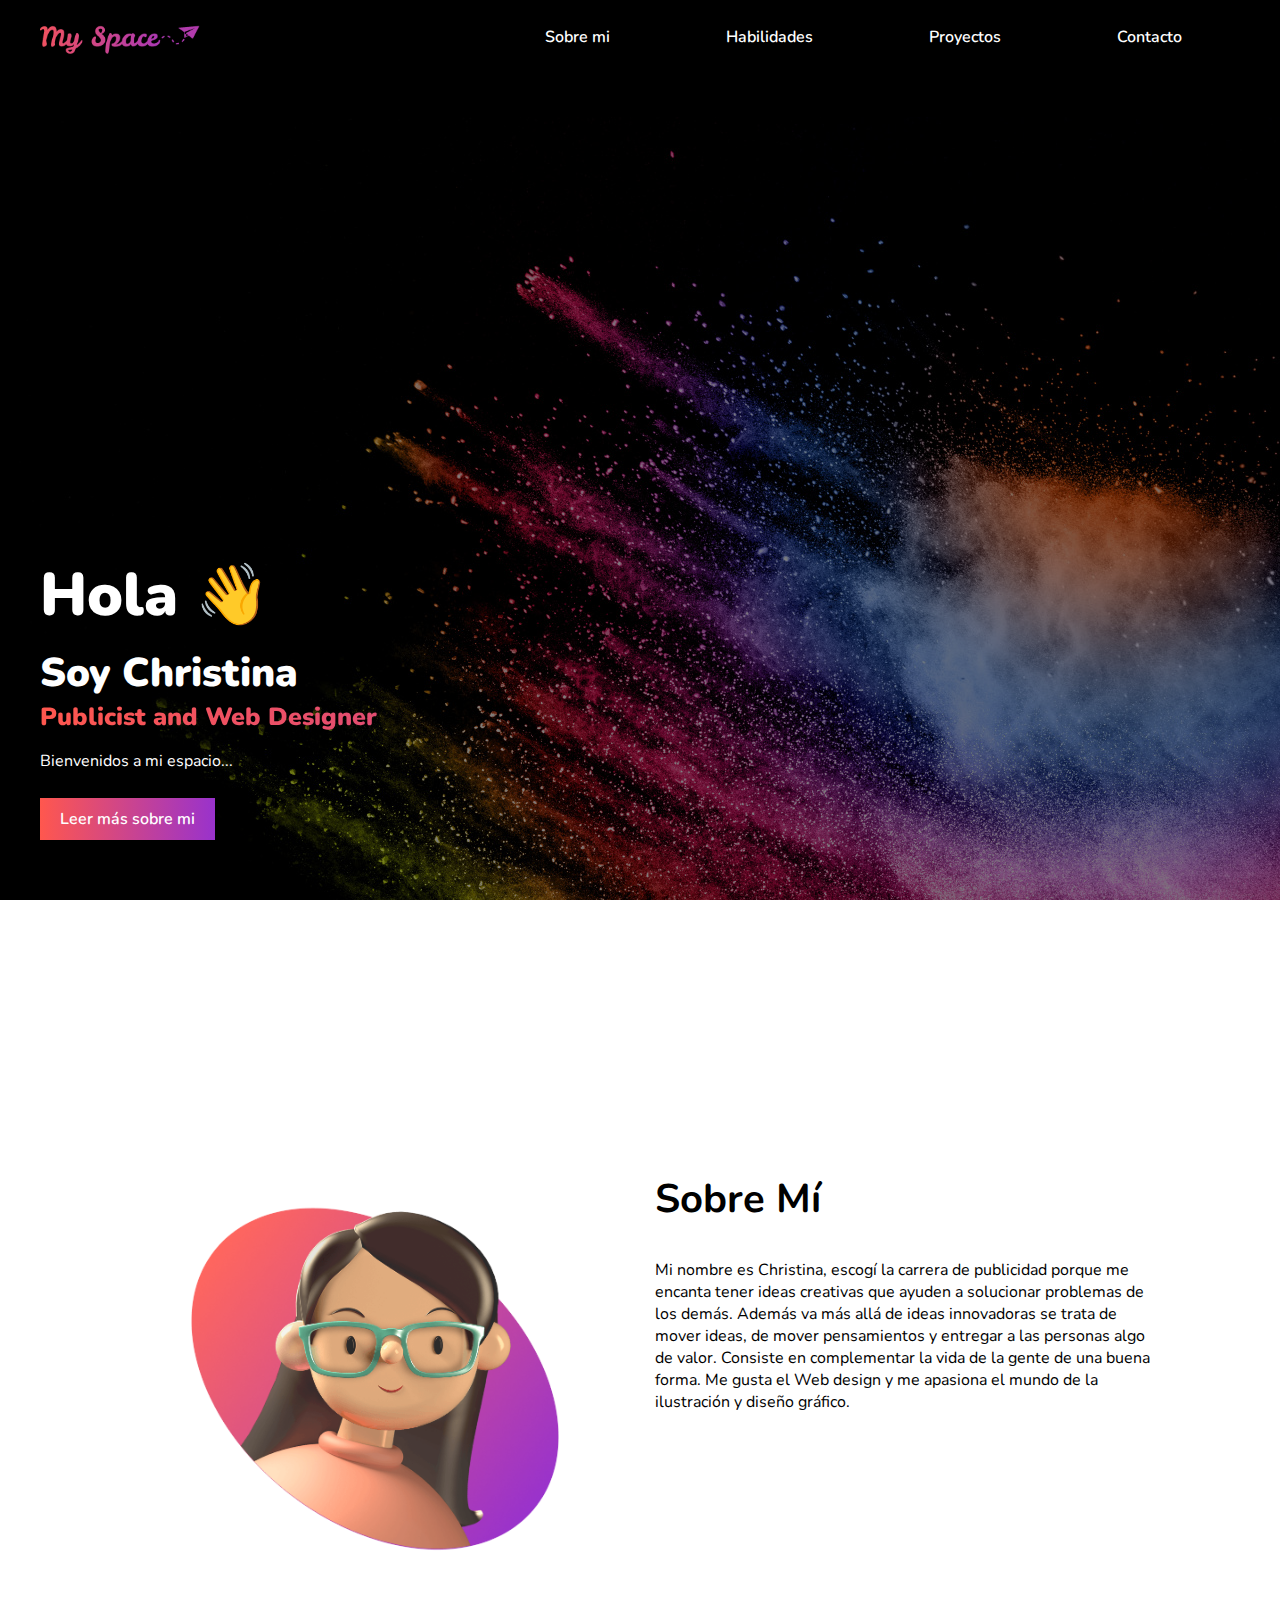
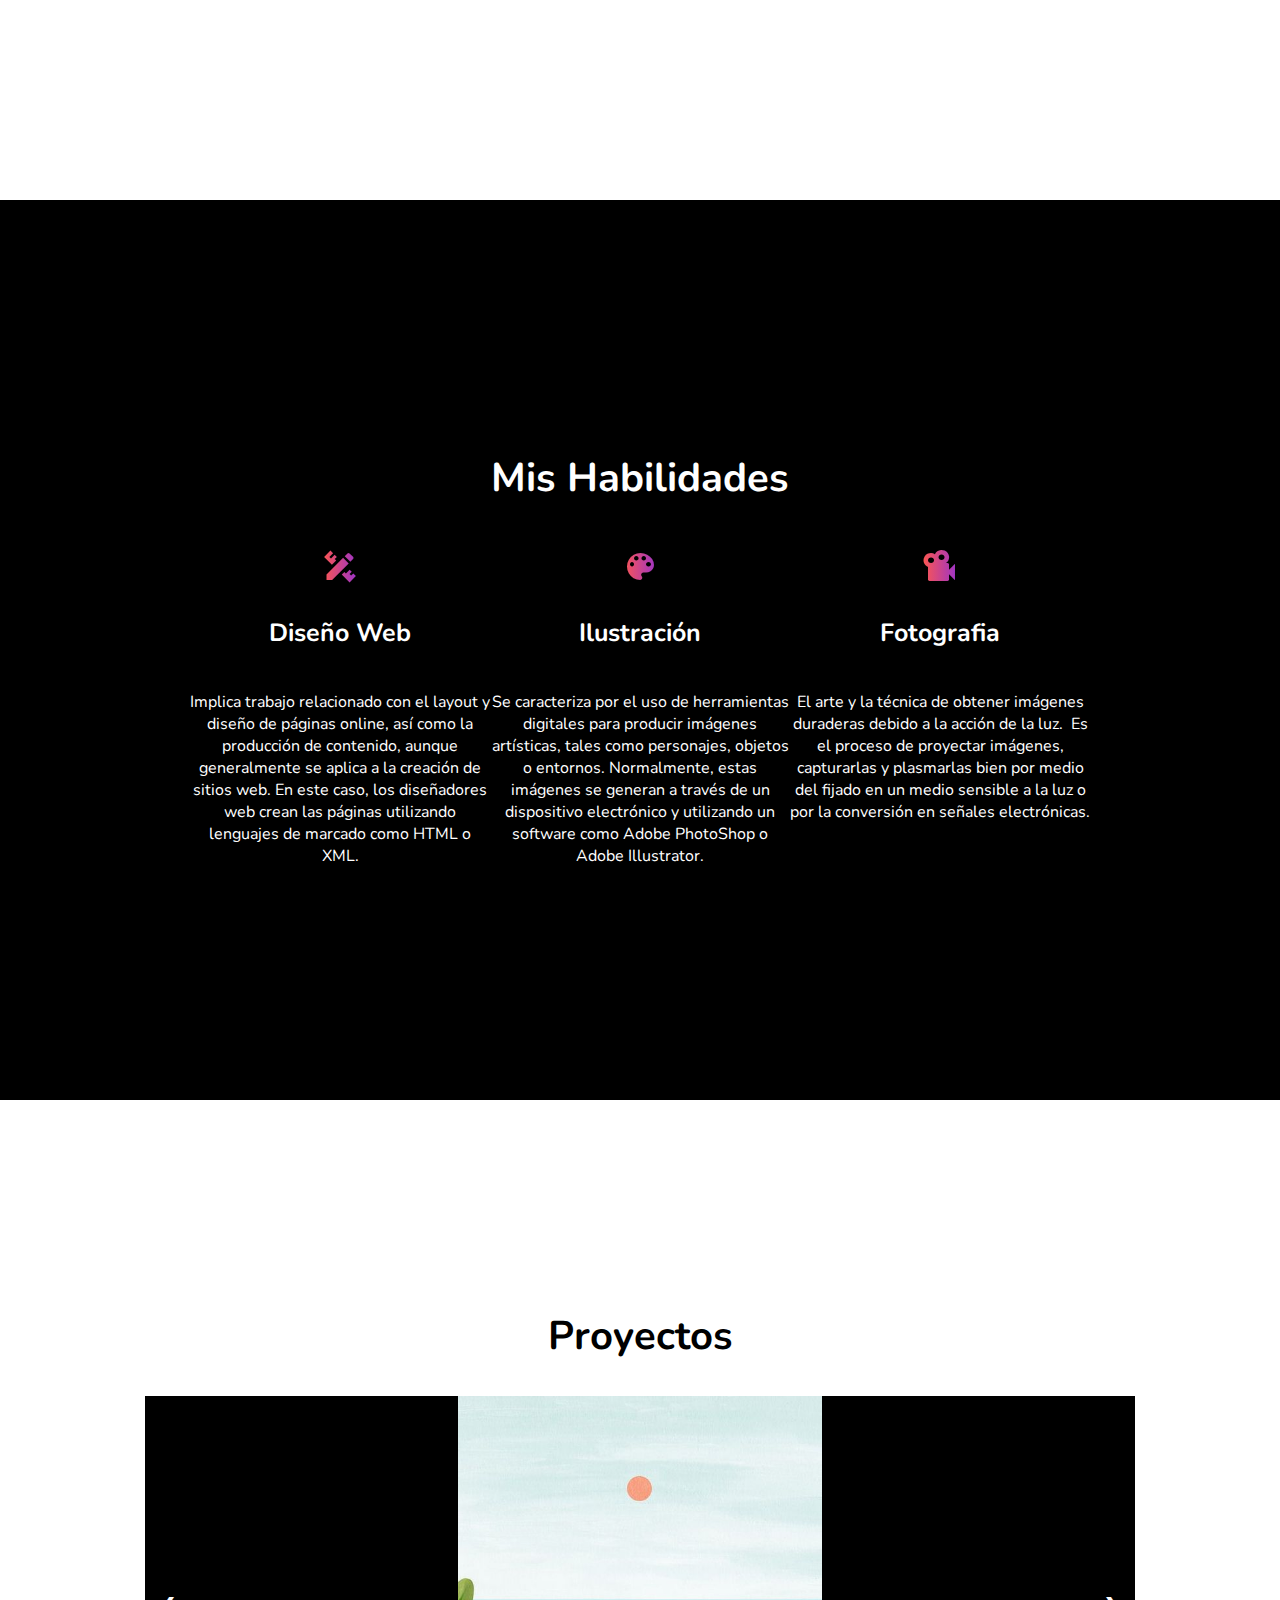
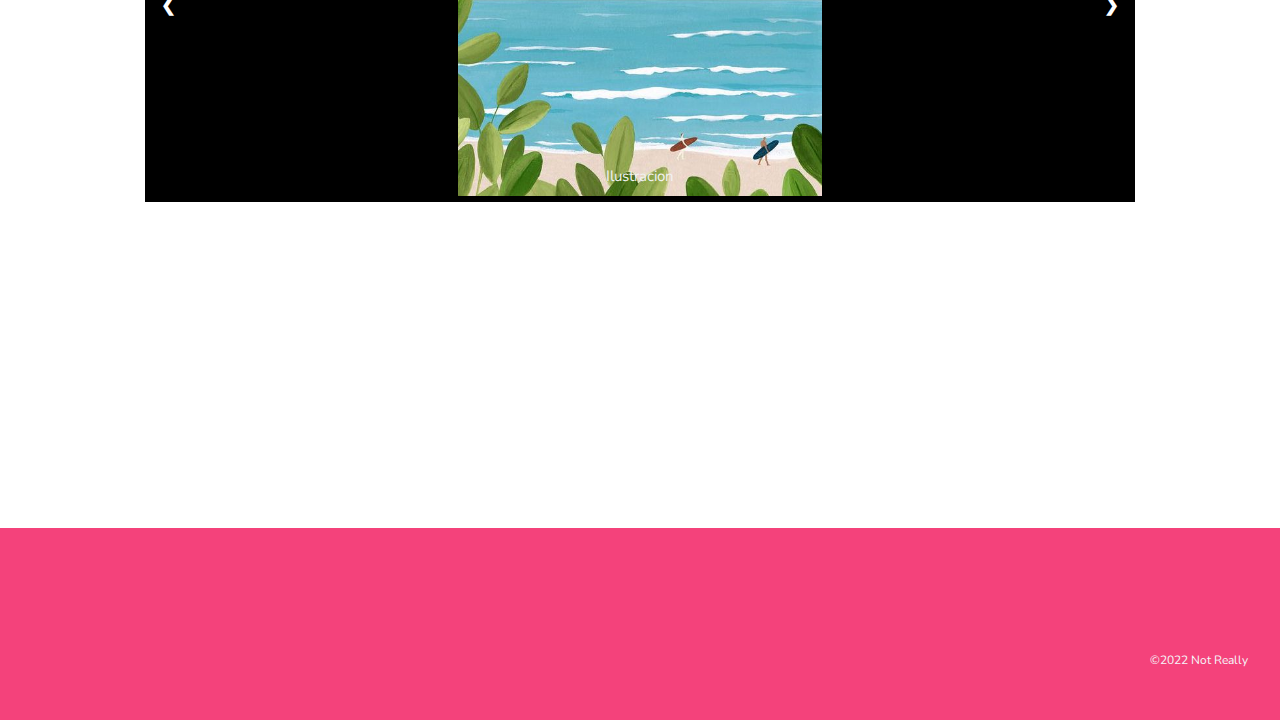
<file: docs/index.html>
<!DOCTYPE html>
<html lang="en">

<head>
    <meta charset="UTF-8">
    <meta http-equiv="X-UA-Compatible" content="IE=edge">
    <meta name="viewport" content="width=device-width, initial-scale=1.0">

    <link href="https://fonts.googleapis.com/css2?family=Nunito:wght@200;300;400;500&display=swap" rel="stylesheet">
    <link rel="stylesheet" href="css/styles.css">
    <link rel="stylesheet" href="css/icons/material/index.css" media="all" type="text/css">
    <title>Portrait</title>
</head>

<body>
    <div id="home" class="background h-full"></div>
    <header class="sticky-top px-4 d-flex flex-column">
        <nav class="d-grid grid-columns-1-2 grid-gap-1 mt-1">
            <a id="logo" href="#home">
                <img src="images/logo.png" width="160" alt="">
            </a>
            <ul>
                <li><a href="#aboutme">Sobre mi</a></li>
                <li><a href="#skills">Habilidades</a></li>
                <li><a href="#projects">Proyectos</a></li>
                <li><a href="contact.html">Contacto</a></li>
            </ul>
        </nav>
    </header>

    <main class="d-flex flex-column px-4">
        <div class="pb-5 mb-2">
            <h1 style="margin-bottom: 10px;">Hola 👋 </h1>
            <h2> Soy Christina</h2>
            <h3 class="primary-text"> Publicist and Web Designer </h3>
            <p class="pb-2">Bienvenidos a mi espacio...</p>
            <a class="button mt-1" href="#aboutme">
                Leer más sobre mi
            </a>
        </div>


    </main>


    <section id="aboutme" class="d-flex flex-column h-full">


        <div class="about-container">
            <div class="about-image">
                <img width="500" src="images/profile.png" alt="">
            </div>
            <div class="about-text">
                <h2>Sobre Mí</h2>
                <p> Mi nombre es Christina, escogí la carrera de publicidad porque me encanta tener ideas creativas que
                    ayuden a solucionar problemas de los demás. Además va más allá de ideas innovadoras se trata de
                    mover ideas, de mover pensamientos y entregar a las personas algo de valor. Consiste en complementar
                    la vida de la gente de una buena forma. Me gusta el Web design y me apasiona el mundo de la
                    ilustración y diseño gráfico. </p>
            </div>

        </div>

    </section>

    <section id="skills" class="h-full">
        <h2 class="pb-1">Mis Habilidades</h2>

        <div class="list">
            <div class="item">
                <i class="mdi mdi-36px mdi-pencil-ruler"></i>
                <h3>Diseño Web</h3>
                <p>Implica trabajo relacionado con el layout y diseño de páginas online, así como la producción de
                    contenido, aunque generalmente se aplica a la creación de sitios web. En este caso, los diseñadores
                    web crean las páginas utilizando lenguajes de marcado como HTML o XML. </p>
            </div>

            <div class="item">
                <i class="mdi mdi-36px mdi-palette"></i>
                <h3>Ilustración</h3>
                <p>Se caracteriza por el uso de herramientas digitales para producir imágenes artísticas, tales como
                    personajes, objetos o entornos. Normalmente, estas imágenes se generan a través de un dispositivo
                    electrónico y utilizando un software como Adobe PhotoShop o Adobe Illustrator.
                </p>
            </div>

            <div class="item">
                <i class="mdi mdi-36px mdi-video-vintage"></i>
                <h3>Fotografia</h3>
                <p> El arte y la técnica de obtener imágenes duraderas debido a la acción de la luz. ​ Es el proceso de
                    proyectar imágenes, capturarlas y plasmarlas bien por medio del fijado en un medio sensible a la luz
                    o por la conversión en señales electrónicas. </p>
            </div>

        </div>
    </section>

    <section id="projects" class="h-full px-5">
        <center>
            <h2>Proyectos</h2>
        </center>
        <div class="slideshow-container">

            <center>
                <!-- Full-width images with number and caption text -->
                <div class="mySlides fade">
                    <div class="numbertext"></div>
                    <img src="images/FOTO 1.jpeg">
                    <div class="text">Ilustracion</div>
                </div>

                <div class="mySlides fade">
                    <div class="numbertext"></div>
                    <img src="images/FOTO 3.jpeg">
                    <div class="text">Ilustracion</div>
                </div>

                <div class="mySlides fade">
                    <div class="numbertext"></div>
                    <img src="images/FOTO 2.jpeg">
                    <div class="text">Ilustracion</div>
                </div>

                <div class="mySlides fade">
                    <div class="numbertext"></div>
                    <img src="images/FOTO 4.jpeg">
                    <div class="text">Ilustracion</div>
                </div>

                <div class="mySlides fade">
                    <div class="numbertext"></div>
                    <img src="images/FOTO 5.jpeg">
                    <div class="text">Ilustracion</div>
                </div>

                <div class="mySlides fade">
                    <div class="numbertext"></div>
                    <img src="images/FOTO 6.jpeg">
                    <div class="text">Ilustracion</div>
                </div>
                <div class="mySlides fade">
                    <div class="numbertext"></div>
                    <img src="images/FOTO 7.jpeg">
                    <div class="text">Ilustracion</div>
                </div>
                <div class="mySlides fade">
                    <div class="numbertext"></div>
                    <img src="images/FOTO 8.jpeg">
                    <div class="text">Ilustracion</div>
                </div>
                <div class="mySlides fade">
                    <div class="numbertext"></div>
                    <img src="images/FOTO 9.png">
                    <div class="text">Ilustracion</div>
                </div>
                <div class="mySlides fade">
                    <div class="numbertext"></div>
                    <img src="images/FOTO 10.png">
                    <div class="text">Ilustracion</div>
                </div>
                <div class="mySlides fade">
                    <div class="numbertext"></div>
                    <img src="images/FOTO 11.png">
                    <div class="text">Ilustracion</div>
                </div>
                <div class="mySlides fade">
                    <div class="numbertext"></div>
                    <img src="images/FOTO 12.png">
                    <div class="text">Diseño</div>
                </div>
                <div class="mySlides fade">
                    <div class="numbertext"></div>
                    <img src="images/FOTO 13.png">
                    <div class="text">Diseño</div>
                </div>
                <div class="mySlides fade">
                    <div class="numbertext"></div>
                    <img src="images/FOTO 14.png">
                    <div class="text">Diseño</div>
                </div>
                <div class="mySlides fade">
                    <div class="numbertext"></div>
                    <img src="images/FOTO 15.png">
                    <div class="text">Fotografia</div>
                </div>
                <div class="mySlides fade">
                    <div class="numbertext"></div>
                    <img src="images/FOTO 16.png">
                    <div class="text">Fotografia</div>
                </div>



            </center>

            <!-- Next and previous buttons -->
            <a class="prev" onclick="plusSlides(-1)">&#10094;</a>
            <a class="next" onclick="plusSlides(1)">&#10095;</a>
        </div>
        <br>


    </section>



    <footer style="background:white; padding-top:10%">
        <div class="footer ">
            <div class="bubbles">
                <div class="bubble"
                    style="--size:3.824410390985823rem; --distance:9.496296780287668rem; --position:24.192473962621257%; --time:3.1267306194478452s; --delay:-3.960308992082976s;">
                </div>
                <div class="bubble"
                    style="--size:4.835436902930342rem; --distance:9.828251518728049rem; --position:40.4682713019275%; --time:3.636659139361504s; --delay:-2.2222636537161335s;">
                </div>
                <div class="bubble"
                    style="--size:4.526065715633486rem; --distance:6.922557819006215rem; --position:34.99391134955619%; --time:2.231668674972198s; --delay:-2.68820707850947s;">
                </div>
                <div class="bubble"
                    style="--size:2.28264726089751rem; --distance:7.7552852867503645rem; --position:99.79226085677381%; --time:2.6566204915634275s; --delay:-3.651649900151982s;">
                </div>
                <div class="bubble"
                    style="--size:4.145572224870316rem; --distance:9.511859206624164rem; --position:24.292656149472446%; --time:3.9091293288385476s; --delay:-3.0773515282859254s;">
                </div>
                <div class="bubble"
                    style="--size:4.460020982224435rem; --distance:9.65401138350812rem; --position:49.81613001115274%; --time:2.605618608874935s; --delay:-3.24226799901108s;">
                </div>
                <div class="bubble"
                    style="--size:2.077352928992867rem; --distance:8.887291797732567rem; --position:32.59688478694391%; --time:2.096856641473326s; --delay:-2.7230806551585083s;">
                </div>
                <div class="bubble"
                    style="--size:4.519323407228962rem; --distance:7.765869384003185rem; --position:98.51975773466069%; --time:3.992764388645253s; --delay:-3.5946464223549497s;">
                </div>
                <div class="bubble"
                    style="--size:4.044291706766534rem; --distance:9.325279198941193rem; --position:77.18101739454312%; --time:2.0020919470892853s; --delay:-3.7870267238438005s;">
                </div>
                <div class="bubble"
                    style="--size:4.613928193311198rem; --distance:6.9664127793675075rem; --position:32.13921777312396%; --time:3.195025047065827s; --delay:-3.7470418943800787s;">
                </div>
                <div class="bubble"
                    style="--size:4.760449994733059rem; --distance:6.488295900329582rem; --position:16.494324421556307%; --time:3.633129501112492s; --delay:-3.7146120929564868s;">
                </div>
                <div class="bubble"
                    style="--size:3.809526359310361rem; --distance:6.828055109959621rem; --position:30.988156949950735%; --time:3.864610424328999s; --delay:-2.5046664826791485s;">
                </div>
                <div class="bubble"
                    style="--size:5.346776777172087rem; --distance:6.978528786291012rem; --position:81.54238934395326%; --time:3.7887396252082652s; --delay:-3.0090378527248074s;">
                </div>
                <div class="bubble"
                    style="--size:5.509426157616884rem; --distance:9.424238006410322rem; --position:99.40472030820406%; --time:3.2806655654496506s; --delay:-2.2809068887439223s;">
                </div>
                <div class="bubble"
                    style="--size:2.355529415611597rem; --distance:9.283509954690505rem; --position:52.325919987695826%; --time:2.345895671603904s; --delay:-3.086246996016696s;">
                </div>
                <div class="bubble"
                    style="--size:5.122694013859851rem; --distance:8.28098086286552rem; --position:83.33493367158145%; --time:3.6148578281046033s; --delay:-2.8281886883849996s;">
                </div>
                <div class="bubble"
                    style="--size:2.004503278657423rem; --distance:7.799031761240531rem; --position:50.40219280104691%; --time:3.986629603260183s; --delay:-2.4807987197926695s;">
                </div>
                <div class="bubble"
                    style="--size:4.900883618505491rem; --distance:7.960502906340803rem; --position:95.62865631764677%; --time:2.0351783353293365s; --delay:-2.9182956310571884s;">
                </div>
                <div class="bubble"
                    style="--size:5.328164038660019rem; --distance:7.434024167143211rem; --position:40.42149713303907%; --time:2.4225724497886745s; --delay:-3.220108261717985s;">
                </div>
                <div class="bubble"
                    style="--size:5.1774512644525625rem; --distance:6.355589861687642rem; --position:57.39291795624717%; --time:2.940594889086408s; --delay:-2.727319985571761s;">
                </div>
                <div class="bubble"
                    style="--size:4.930498001207781rem; --distance:8.955429109948817rem; --position:77.15537314936635%; --time:3.851314751465745s; --delay:-3.156046267662524s;">
                </div>
                <div class="bubble"
                    style="--size:5.527005761473558rem; --distance:8.279891472130538rem; --position:92.7049662861273%; --time:2.723333751644746s; --delay:-3.1155215802894034s;">
                </div>
                <div class="bubble"
                    style="--size:4.758876919432897rem; --distance:7.0211574972988835rem; --position:84.57106959175495%; --time:2.149961119283576s; --delay:-2.96762100894048s;">
                </div>
                <div class="bubble"
                    style="--size:5.7175359487325395rem; --distance:6.414628519703003rem; --position:22.056331483615633%; --time:2.333811183047196s; --delay:-3.119844603410071s;">
                </div>
                <div class="bubble"
                    style="--size:5.784704626786569rem; --distance:8.843872616230236rem; --position:36.69690771570601%; --time:3.480590487498188s; --delay:-2.27163494525949s;">
                </div>
                <div class="bubble"
                    style="--size:2.0311361092822744rem; --distance:7.2529361733057485rem; --position:11.499703658259339%; --time:2.8610934926584926s; --delay:-3.601679460109794s;">
                </div>
                <div class="bubble"
                    style="--size:2.0087862837159496rem; --distance:8.499478859078145rem; --position:98.71696514743128%; --time:3.9691790860173883s; --delay:-3.694203888219137s;">
                </div>
                <div class="bubble"
                    style="--size:3.2971969462259128rem; --distance:7.482215607077659rem; --position:91.48113717506868%; --time:2.171134865063017s; --delay:-2.965167743019738s;">
                </div>
                <div class="bubble"
                    style="--size:4.960223514357747rem; --distance:7.28981743531055rem; --position:23.03544123261591%; --time:2.43467883142636s; --delay:-3.514135415433956s;">
                </div>
                <div class="bubble"
                    style="--size:5.4803997722939695rem; --distance:7.536661190248323rem; --position:89.58371344796103%; --time:3.25521241468768s; --delay:-2.287259453590994s;">
                </div>
                <div class="bubble"
                    style="--size:3.1110647106073297rem; --distance:8.41729419337542rem; --position:81.32937673652862%; --time:3.4986496888808163s; --delay:-3.827753659329318s;">
                </div>
                <div class="bubble"
                    style="--size:4.183085720492627rem; --distance:6.455387955227831rem; --position:18.809745637430012%; --time:3.6794363373720502s; --delay:-3.1266557663504573s;">
                </div>
                <div class="bubble"
                    style="--size:3.1841753201598877rem; --distance:8.059832408646033rem; --position:62.554911020179304%; --time:2.499974853503405s; --delay:-2.4361506831788855s;">
                </div>
                <div class="bubble"
                    style="--size:4.079020868480739rem; --distance:8.883532594481235rem; --position:-4.722585345477905%; --time:2.3012925445221466s; --delay:-3.4729643662445007s;">
                </div>
                <div class="bubble"
                    style="--size:2.397545672435615rem; --distance:8.80383298326061rem; --position:28.71280427605572%; --time:3.0967935707211094s; --delay:-2.2876577108533453s;">
                </div>
                <div class="bubble"
                    style="--size:3.033110287309257rem; --distance:9.973201477525595rem; --position:40.251860527247324%; --time:2.4421459216965102s; --delay:-3.512759247410996s;">
                </div>
                <div class="bubble"
                    style="--size:4.5033369156474645rem; --distance:9.891637689563229rem; --position:38.39705478703121%; --time:2.2510345873791615s; --delay:-2.3290922244506467s;">
                </div>
                <div class="bubble"
                    style="--size:4.656686152874718rem; --distance:8.53138721712406rem; --position:-3.6053992954353973%; --time:3.2872004372845174s; --delay:-3.978499693763881s;">
                </div>
                <div class="bubble"
                    style="--size:3.6426506580836087rem; --distance:7.272194199099115rem; --position:96.66336719515667%; --time:3.79656337211929s; --delay:-2.537034711730346s;">
                </div>
                <div class="bubble"
                    style="--size:3.6970445038720188rem; --distance:6.014083752702572rem; --position:27.700514615817625%; --time:2.1185967861246144s; --delay:-2.276598542313144s;">
                </div>
                <div class="bubble"
                    style="--size:2.222629430069607rem; --distance:7.212682076031621rem; --position:48.448686024859995%; --time:3.0104848226303047s; --delay:-2.443428371192849s;">
                </div>
                <div class="bubble"
                    style="--size:4.452804063749966rem; --distance:9.629469411546374rem; --position:26.494190059339743%; --time:2.8199043290510963s; --delay:-3.7041828323912664s;">
                </div>
                <div class="bubble"
                    style="--size:3.7444247255070957rem; --distance:9.390512839366835rem; --position:11.328751755447126%; --time:3.136542132083603s; --delay:-3.4123984559892198s;">
                </div>
                <div class="bubble"
                    style="--size:3.4173918126584746rem; --distance:6.585644632472521rem; --position:90.28018291257445%; --time:2.8014205765143085s; --delay:-2.103856841788409s;">
                </div>
                <div class="bubble"
                    style="--size:3.011741072493602rem; --distance:8.09396607652281rem; --position:45.234060828193066%; --time:3.658925282958095s; --delay:-3.0095774835616464s;">
                </div>
                <div class="bubble"
                    style="--size:4.937061012589772rem; --distance:9.402903881148898rem; --position:104.20957672563738%; --time:2.9294787414234134s; --delay:-2.4046485211847397s;">
                </div>
                <div class="bubble"
                    style="--size:3.0800290632618728rem; --distance:9.88775957843378rem; --position:53.42028091915591%; --time:3.179976432128621s; --delay:-3.866064229913806s;">
                </div>
                <div class="bubble"
                    style="--size:3.855662260723247rem; --distance:8.899833320697628rem; --position:88.21433759113472%; --time:3.7280528934168737s; --delay:-3.2108973415494226s;">
                </div>
                <div class="bubble"
                    style="--size:5.344738580441126rem; --distance:9.173045855012765rem; --position:80.62285246790447%; --time:2.1821447745216327s; --delay:-2.6091484151909365s;">
                </div>
                <div class="bubble"
                    style="--size:4.577528159989194rem; --distance:7.9125129927979305rem; --position:56.804195550771574%; --time:3.011934652613218s; --delay:-2.984786503083701s;">
                </div>
                <div class="bubble"
                    style="--size:3.698320667293282rem; --distance:9.612997267742301rem; --position:4.240978158622182%; --time:3.5106726084872353s; --delay:-3.0120881506469654s;">
                </div>
                <div class="bubble"
                    style="--size:4.336043474579358rem; --distance:7.791841872926838rem; --position:61.80697982589173%; --time:3.727785644750285s; --delay:-3.6734510396445166s;">
                </div>
                <div class="bubble"
                    style="--size:4.852584933276985rem; --distance:9.56805340405264rem; --position:93.37413714710135%; --time:3.1704741358024755s; --delay:-3.077398878730817s;">
                </div>
                <div class="bubble"
                    style="--size:4.213654791531615rem; --distance:8.75455888998654rem; --position:73.24347098234507%; --time:3.3921583610012487s; --delay:-2.655295585025909s;">
                </div>
                <div class="bubble"
                    style="--size:3.083643243053467rem; --distance:6.364620583900236rem; --position:101.62152092971597%; --time:3.825712434316462s; --delay:-3.7742068343359483s;">
                </div>
                <div class="bubble"
                    style="--size:5.725284702376907rem; --distance:6.338288954565702rem; --position:92.37086493366583%; --time:2.068610284864315s; --delay:-3.80623904721898s;">
                </div>
                <div class="bubble"
                    style="--size:3.8418421605884205rem; --distance:9.170666022057354rem; --position:28.54828587829971%; --time:2.3680600604771422s; --delay:-3.315691568363331s;">
                </div>
                <div class="bubble"
                    style="--size:2.5239846040359764rem; --distance:9.250996336241238rem; --position:4.051209599175374%; --time:3.491333958426411s; --delay:-2.5171590590255315s;">
                </div>
                <div class="bubble"
                    style="--size:4.166126314491697rem; --distance:9.876423402260482rem; --position:61.784880174775395%; --time:3.471389103302175s; --delay:-3.866613525429096s;">
                </div>
                <div class="bubble"
                    style="--size:5.565842277942614rem; --distance:8.094905960102587rem; --position:38.573826205177895%; --time:2.209354322198503s; --delay:-3.618882870291982s;">
                </div>
                <div class="bubble"
                    style="--size:3.134908443676959rem; --distance:7.504989998680738rem; --position:58.5642649957245%; --time:2.8555628902906176s; --delay:-3.6453097155979743s;">
                </div>
                <div class="bubble"
                    style="--size:2.1129013303948776rem; --distance:6.352070188009985rem; --position:29.23811071153864%; --time:3.0198739118708517s; --delay:-2.758981039006949s;">
                </div>
                <div class="bubble"
                    style="--size:5.587303011408583rem; --distance:7.96298604496344rem; --position:94.66760425574921%; --time:2.9810233097620484s; --delay:-3.640794253406792s;">
                </div>
                <div class="bubble"
                    style="--size:3.353327786685417rem; --distance:8.206687948870767rem; --position:-2.0017308613251217%; --time:3.1137320417465357s; --delay:-2.870950143997434s;">
                </div>
                <div class="bubble"
                    style="--size:4.457300297337232rem; --distance:8.025821325161946rem; --position:62.80954754250371%; --time:2.7304445777571043s; --delay:-3.462407928404847s;">
                </div>
                <div class="bubble"
                    style="--size:4.87956231774241rem; --distance:8.245058008670554rem; --position:100.7345948258918%; --time:2.530168417473155s; --delay:-2.885332058200633s;">
                </div>
                <div class="bubble"
                    style="--size:4.657659359640111rem; --distance:9.997252989381648rem; --position:74.87501635073622%; --time:2.6448443087346027s; --delay:-2.3387663337620017s;">
                </div>
                <div class="bubble"
                    style="--size:5.6265576724871575rem; --distance:8.981484688316412rem; --position:68.4491168949705%; --time:2.2108897471285234s; --delay:-2.8302020371019836s;">
                </div>
                <div class="bubble"
                    style="--size:4.529187900590982rem; --distance:9.96843900472001rem; --position:94.93889242410054%; --time:3.6410817200805843s; --delay:-2.170340566442429s;">
                </div>
                <div class="bubble"
                    style="--size:5.5551024993697915rem; --distance:8.66522366710849rem; --position:88.79565107897758%; --time:2.576673808886639s; --delay:-2.6520448059682007s;">
                </div>
                <div class="bubble"
                    style="--size:3.253379884195698rem; --distance:7.357999377308724rem; --position:10.421155935153152%; --time:2.3288844733988037s; --delay:-2.970776686336623s;">
                </div>
                <div class="bubble"
                    style="--size:5.171163677881035rem; --distance:6.432759394973195rem; --position:1.7459993286379616%; --time:3.4335864981281894s; --delay:-2.1249409399416184s;">
                </div>
                <div class="bubble"
                    style="--size:5.546630097145307rem; --distance:8.421715371228265rem; --position:2.051473181624301%; --time:2.1938636962943283s; --delay:-3.963355851268793s;">
                </div>
                <div class="bubble"
                    style="--size:4.41834124341371rem; --distance:7.185538032668362rem; --position:90.37634992250679%; --time:3.661859774332398s; --delay:-2.696083275160286s;">
                </div>
                <div class="bubble"
                    style="--size:4.452633016783242rem; --distance:8.51375500559526rem; --position:81.05833737450583%; --time:3.484511021182621s; --delay:-2.772645094876138s;">
                </div>
                <div class="bubble"
                    style="--size:2.608155274047091rem; --distance:8.675901962003472rem; --position:57.4816177449193%; --time:3.4928747895922316s; --delay:-3.9309966547340425s;">
                </div>
                <div class="bubble"
                    style="--size:4.244851184580002rem; --distance:8.41101434578821rem; --position:99.7771508753275%; --time:3.83066997448305s; --delay:-3.2355307190135103s;">
                </div>
                <div class="bubble"
                    style="--size:2.1860980889716917rem; --distance:9.452515850422838rem; --position:88.14553350714048%; --time:2.9499811594306626s; --delay:-3.5604988096735863s;">
                </div>
                <div class="bubble"
                    style="--size:2.389942504469872rem; --distance:8.869543748738936rem; --position:33.91684377588095%; --time:2.0849451868274027s; --delay:-2.7221119005137737s;">
                </div>
                <div class="bubble"
                    style="--size:4.5608857807282135rem; --distance:6.4367665575498645rem; --position:72.1497279634396%; --time:3.906968721599296s; --delay:-2.2238811072894364s;">
                </div>
                <div class="bubble"
                    style="--size:5.550866489999969rem; --distance:7.391635706298805rem; --position:17.440759752106032%; --time:2.9320575782867957s; --delay:-2.4542139808431163s;">
                </div>
                <div class="bubble"
                    style="--size:4.36524758411626rem; --distance:9.605024497845864rem; --position:13.135533445891628%; --time:2.468123856860558s; --delay:-2.3190332512027227s;">
                </div>
                <div class="bubble"
                    style="--size:2.7141572108539176rem; --distance:8.837165427990996rem; --position:90.66485081368182%; --time:2.559255461215975s; --delay:-3.7173494568294467s;">
                </div>
                <div class="bubble"
                    style="--size:3.761718855561706rem; --distance:6.056656460493555rem; --position:33.7833815500284%; --time:2.8659082546413543s; --delay:-3.161355485096207s;">
                </div>
                <div class="bubble"
                    style="--size:4.4254077166367rem; --distance:9.768803162081731rem; --position:72.14356960350332%; --time:3.4770215447216817s; --delay:-2.5504695644243833s;">
                </div>
                <div class="bubble"
                    style="--size:2.6546907727479145rem; --distance:9.852340044329896rem; --position:90.03118369238696%; --time:3.085603526597062s; --delay:-3.35350253655292s;">
                </div>
                <div class="bubble"
                    style="--size:5.380043483190256rem; --distance:7.244753925015322rem; --position:38.75891974686198%; --time:2.2760695904567347s; --delay:-3.1900191012120542s;">
                </div>
                <div class="bubble"
                    style="--size:4.9448309060787174rem; --distance:7.018723460991378rem; --position:56.94924803693241%; --time:2.975273595925671s; --delay:-2.1527243687268633s;">
                </div>
                <div class="bubble"
                    style="--size:5.2100147548982605rem; --distance:9.650791714774794rem; --position:50.05363147305694%; --time:2.894437930415764s; --delay:-2.284801304622648s;">
                </div>
                <div class="bubble"
                    style="--size:3.3851506956565287rem; --distance:7.8221727387828235rem; --position:68.41519289998955%; --time:2.0207934674826022s; --delay:-2.8002144189244516s;">
                </div>
                <div class="bubble"
                    style="--size:4.0538760118354835rem; --distance:8.586669577292563rem; --position:85.41112928634084%; --time:2.762931859950304s; --delay:-2.5825806958937845s;">
                </div>
                <div class="bubble"
                    style="--size:4.2489655651503195rem; --distance:9.40498630987886rem; --position:45.87159668234282%; --time:3.428842673761453s; --delay:-3.1783010257700934s;">
                </div>
                <div class="bubble"
                    style="--size:3.294375619061865rem; --distance:9.457983398153564rem; --position:90.39030879262825%; --time:2.384348609910424s; --delay:-3.899997145596866s;">
                </div>
                <div class="bubble"
                    style="--size:4.883441071342091rem; --distance:8.559789865998885rem; --position:50.18889610317484%; --time:2.8467058214292518s; --delay:-3.3120995244786866s;">
                </div>
                <div class="bubble"
                    style="--size:4.512497381196312rem; --distance:6.769444675530604rem; --position:39.645110384906125%; --time:3.314681141597264s; --delay:-3.1571981408068015s;">
                </div>
                <div class="bubble"
                    style="--size:3.168265115651472rem; --distance:6.075044031351155rem; --position:7.89001447256565%; --time:2.6489456032360836s; --delay:-3.5475922753883067s;">
                </div>
                <div class="bubble"
                    style="--size:5.24731431920141rem; --distance:8.767540589926833rem; --position:-0.5399935047033857%; --time:2.2450835669135456s; --delay:-2.890213614520271s;">
                </div>
                <div class="bubble"
                    style="--size:3.8563905701435393rem; --distance:8.206828174215312rem; --position:78.37871163237604%; --time:2.1491919741198533s; --delay:-3.9540720386408865s;">
                </div>
                <div class="bubble"
                    style="--size:3.5166112402445613rem; --distance:8.013333292545862rem; --position:89.28074094417927%; --time:3.5653345201806284s; --delay:-3.6367945439649176s;">
                </div>
                <div class="bubble"
                    style="--size:4.496143989932069rem; --distance:8.67340087704779rem; --position:34.59155593486342%; --time:3.4035041413507896s; --delay:-2.5878929312506136s;">
                </div>
                <div class="bubble"
                    style="--size:4.437424256797854rem; --distance:9.99295252488237rem; --position:22.039717319887902%; --time:2.741267110251131s; --delay:-3.1281221463602824s;">
                </div>
                <div class="bubble"
                    style="--size:4.372603672886253rem; --distance:8.957807483401929rem; --position:7.077090790202938%; --time:2.4974098148041772s; --delay:-3.6611696090792822s;">
                </div>
                <div class="bubble"
                    style="--size:4.457228649890244rem; --distance:6.498708145128145rem; --position:53.8492463268909%; --time:3.3902913025355783s; --delay:-2.7074582909638014s;">
                </div>
                <div class="bubble"
                    style="--size:2.3760374106973545rem; --distance:9.42539308008367rem; --position:32.04600196912331%; --time:3.104309612408619s; --delay:-2.5405875470131773s;">
                </div>
                <div class="bubble"
                    style="--size:5.739012696170716rem; --distance:6.692303355084509rem; --position:16.169230103419963%; --time:2.275408899251138s; --delay:-3.7099363111586863s;">
                </div>
                <div class="bubble"
                    style="--size:5.227730179847505rem; --distance:6.9075698610458796rem; --position:100.87246433446542%; --time:3.329953005437658s; --delay:-3.546849282688866s;">
                </div>
                <div class="bubble"
                    style="--size:3.2780533457735874rem; --distance:8.500470659129691rem; --position:42.24194349884645%; --time:3.786292109046147s; --delay:-3.2907331875450136s;">
                </div>
                <div class="bubble"
                    style="--size:5.565264972063703rem; --distance:8.519599540068063rem; --position:41.269505681270104%; --time:2.000076738286521s; --delay:-3.4323989156461776s;">
                </div>
                <div class="bubble"
                    style="--size:5.382613618460924rem; --distance:8.499844877209581rem; --position:8.51852381434751%; --time:2.12718961847642s; --delay:-2.9144539447123363s;">
                </div>
                <div class="bubble"
                    style="--size:4.251926851206602rem; --distance:6.542024095642594rem; --position:41.41547117499669%; --time:2.9355742709738877s; --delay:-3.485601848719626s;">
                </div>
                <div class="bubble"
                    style="--size:2.7635780072247687rem; --distance:8.18402964649309rem; --position:104.77661592379867%; --time:2.642266697276906s; --delay:-2.1907539562231193s;">
                </div>
                <div class="bubble"
                    style="--size:2.2360792405096417rem; --distance:6.06781343434854rem; --position:-4.675774962784736%; --time:3.8041219386143186s; --delay:-2.8295095088311353s;">
                </div>
                <div class="bubble"
                    style="--size:3.7685077726764846rem; --distance:6.401249652766948rem; --position:103.33812208611305%; --time:2.793153593952179s; --delay:-2.9256787394396873s;">
                </div>
                <div class="bubble"
                    style="--size:4.821702680898282rem; --distance:6.621151948128693rem; --position:4.308961915312093%; --time:3.638950375808223s; --delay:-3.673780426627461s;">
                </div>
                <div class="bubble"
                    style="--size:2.362834899884646rem; --distance:8.267473447595918rem; --position:95.00742540433828%; --time:3.62165833314472s; --delay:-3.5076368972113348s;">
                </div>
                <div class="bubble"
                    style="--size:3.641127374469058rem; --distance:6.519997508232122rem; --position:13.597826836743799%; --time:3.7022812308305277s; --delay:-2.6180435749270394s;">
                </div>
                <div class="bubble"
                    style="--size:3.9359161079137928rem; --distance:9.277862292605136rem; --position:104.52517128889913%; --time:3.446991189287356s; --delay:-2.5117932783787102s;">
                </div>
                <div class="bubble"
                    style="--size:4.334888285641966rem; --distance:9.149127027900398rem; --position:86.83521146995902%; --time:2.1046674827333556s; --delay:-2.3728382941127477s;">
                </div>
                <div class="bubble"
                    style="--size:3.5517459060870946rem; --distance:7.091339310539018rem; --position:96.76526479570545%; --time:2.003131485595672s; --delay:-3.138664674685858s;">
                </div>
                <div class="bubble"
                    style="--size:2.1820901596240514rem; --distance:8.58585474938117rem; --position:93.96072545184289%; --time:3.666440891842981s; --delay:-2.6164807625634463s;">
                </div>
                <div class="bubble"
                    style="--size:3.136358695950405rem; --distance:8.945625992417618rem; --position:64.32085828588028%; --time:2.4329388335510673s; --delay:-2.7974573491456987s;">
                </div>
                <div class="bubble"
                    style="--size:2.0416946621415804rem; --distance:8.641219130089967rem; --position:100.11536514371679%; --time:2.541450122633381s; --delay:-2.907367350007633s;">
                </div>
                <div class="bubble"
                    style="--size:4.425850412076165rem; --distance:9.425584298298382rem; --position:96.78864661819496%; --time:3.93080746020599s; --delay:-3.0257967398870145s;">
                </div>
                <div class="bubble"
                    style="--size:2.282257855360959rem; --distance:6.711312889368341rem; --position:21.319414090485964%; --time:2.6422454340713823s; --delay:-2.0246040324250667s;">
                </div>
                <div class="bubble"
                    style="--size:2.4151202806536616rem; --distance:7.558216058404316rem; --position:75.53545943474559%; --time:2.538026578653398s; --delay:-3.069213037092789s;">
                </div>
                <div class="bubble"
                    style="--size:3.16497202367558rem; --distance:7.096947860346102rem; --position:-2.8557116261837825%; --time:2.6223186428308454s; --delay:-3.931714017771043s;">
                </div>
                <div class="bubble"
                    style="--size:5.903341339180619rem; --distance:6.20903245961623rem; --position:20.903233766413575%; --time:3.669803252270854s; --delay:-2.1595435593072376s;">
                </div>
                <div class="bubble"
                    style="--size:5.779385615640567rem; --distance:6.247303917957483rem; --position:-4.156504843354229%; --time:2.0869470200420537s; --delay:-2.0814679938215788s;">
                </div>
            </div>
            <div class="content">
                <div style="color:white">

                </div>
                <div><a class="image" href="#home"
                        style="background-image: url(&quot;https://s3-us-west-2.amazonaws.com/s.cdpn.io/199011/happy.svg&quot;)"></a>
                    <p>©2022 Not Really</p>
                </div>
            </div>
        </div>
        <svg style="position:fixed;">
            <defs>
                <filter id="blob">
                    <feGaussianBlur in="SourceGraphic" stdDeviation="10" result="blur"></feGaussianBlur>
                    <feColorMatrix in="blur" mode="matrix" values="1 0 0 0 0  0 1 0 0 0  0 0 1 0 0  0 0 0 19 -9"
                        result="blob"></feColorMatrix>
                    <!--feComposite(in="SourceGraphic" in2="blob" operator="atop") //After reviewing this after years I can't remember why I added this but it isn't necessary for the blob effect-->
                </filter>
            </defs>
        </svg>
    </footer>


    <script src="js/index.js"></script>

</body>

</html>
</file>
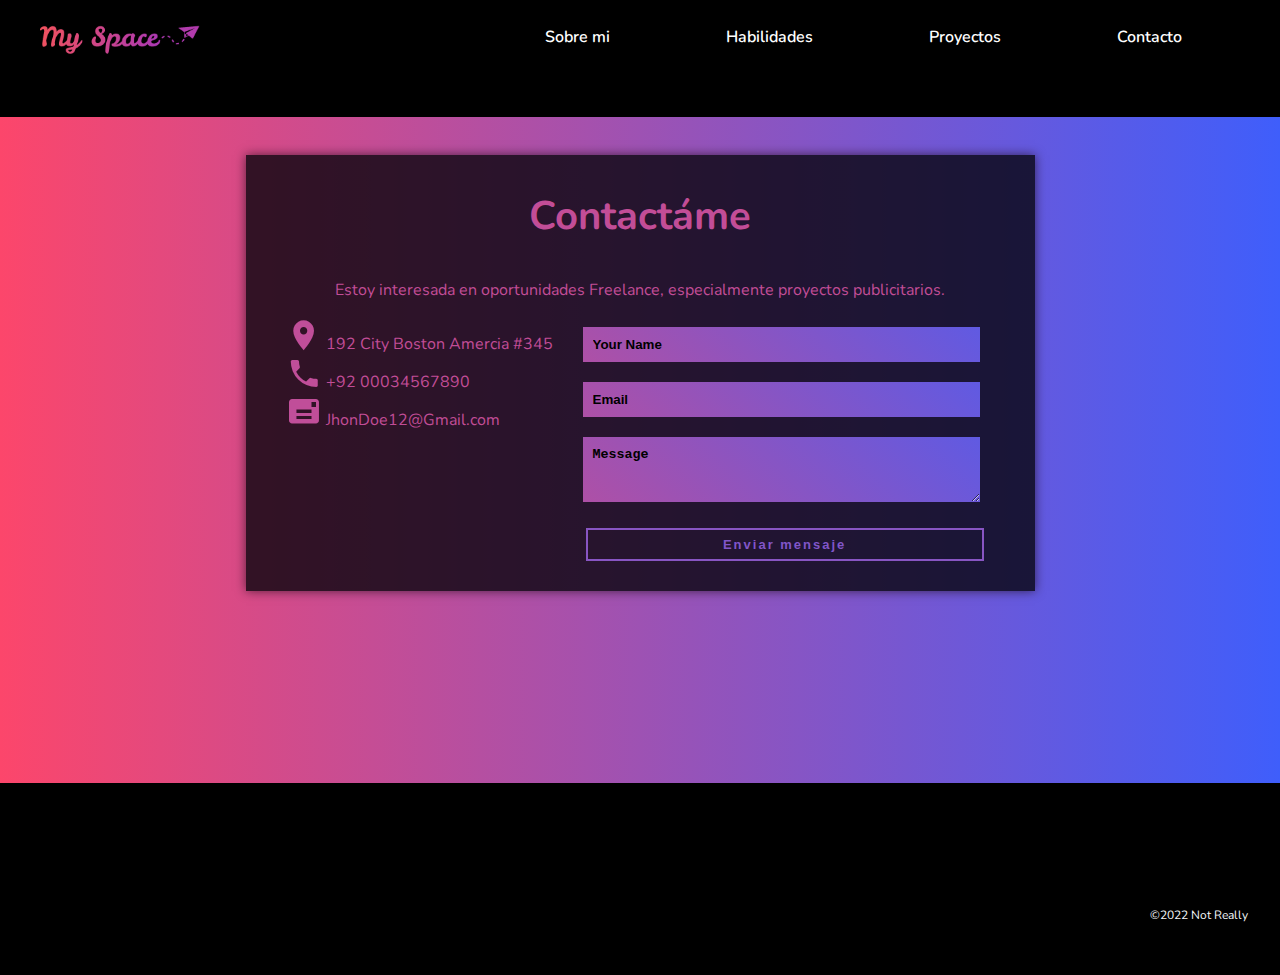
<file: docs/contact.html>
<!DOCTYPE html>
<html lang="en">

<head>
    <meta charset="UTF-8">
    <meta http-equiv="X-UA-Compatible" content="IE=edge">
    <meta name="viewport" content="width=device-width, initial-scale=1.0">

    <link href="https://fonts.googleapis.com/css2?family=Nunito:wght@200;300;400;500&display=swap" rel="stylesheet">
    <link rel="stylesheet" href="css/styles.css">
    <link rel="stylesheet" href="css/icons/material/index.css" media="all" type="text/css">
    <title>Portrait</title>
</head>

<body>

    <header class="sticky-top px-4 d-flex flex-column">
        <nav class="d-grid grid-columns-1-2 grid-gap-1 mt-1">
            <a id="logo" href="index.html">
                <img src="images/logo.png" width="160" alt="">
            </a>
            <ul>
                <li><a href="/#aboutme">Sobre mi</a></li>
                <li><a href="/#skills">Habilidades</a></li>
                <li><a href="/#projects">Proyectos</a></li>
                <li><a href="contact.html">Contacto</a></li>
            </ul>
        </nav>
    </header>



    <section id="contact" class="d-flex justify-center w-full" style="padding-bottom: 15%;">

        <form class="d-flex flex-column align-center">
            <h2 class="mb-2">Contactáme</h2>
            <p>Estoy interesada en oportunidades Freelance, especialmente proyectos publicitarios.</p>
            <div class="d-flex justify-space-evently px-2">

                <!-- First grid -->
                <div class="px-2">
                    <i class="mdi mdi-36px mdi-map-marker"></i><span> 192 City Boston Amercia
                        #345</span><br>
                    <i class="mdi mdi-36px mdi-phone"> </i><span> +92 00034567890</span><br>
                    <i class="mdi mdi-36px mdi-mail"></i><span> JhonDoe12@Gmail.com</span>
                </div>

                <!-- second grid -->
                <div>

                    <input type="text" placeholder="Your Name" required>

                    <input type="Email" placeholder="Email" required><br>
                    <textarea name="message" placeholder="Message" rows="3" required></textarea><br>
                    <button class="submit">Enviar mensaje</button>

                </div>
            </div>
        </form>

    </section>


    <div id="footer" class="footer">
        <div class="bubbles">
            <div class="bubble"
                style="--size:3.824410390985823rem; --distance:9.496296780287668rem; --position:24.192473962621257%; --time:3.1267306194478452s; --delay:-3.960308992082976s;">
            </div>
            <div class="bubble"
                style="--size:4.835436902930342rem; --distance:9.828251518728049rem; --position:40.4682713019275%; --time:3.636659139361504s; --delay:-2.2222636537161335s;">
            </div>
            <div class="bubble"
                style="--size:4.526065715633486rem; --distance:6.922557819006215rem; --position:34.99391134955619%; --time:2.231668674972198s; --delay:-2.68820707850947s;">
            </div>
            <div class="bubble"
                style="--size:2.28264726089751rem; --distance:7.7552852867503645rem; --position:99.79226085677381%; --time:2.6566204915634275s; --delay:-3.651649900151982s;">
            </div>
            <div class="bubble"
                style="--size:4.145572224870316rem; --distance:9.511859206624164rem; --position:24.292656149472446%; --time:3.9091293288385476s; --delay:-3.0773515282859254s;">
            </div>
            <div class="bubble"
                style="--size:4.460020982224435rem; --distance:9.65401138350812rem; --position:49.81613001115274%; --time:2.605618608874935s; --delay:-3.24226799901108s;">
            </div>
            <div class="bubble"
                style="--size:2.077352928992867rem; --distance:8.887291797732567rem; --position:32.59688478694391%; --time:2.096856641473326s; --delay:-2.7230806551585083s;">
            </div>
            <div class="bubble"
                style="--size:4.519323407228962rem; --distance:7.765869384003185rem; --position:98.51975773466069%; --time:3.992764388645253s; --delay:-3.5946464223549497s;">
            </div>
            <div class="bubble"
                style="--size:4.044291706766534rem; --distance:9.325279198941193rem; --position:77.18101739454312%; --time:2.0020919470892853s; --delay:-3.7870267238438005s;">
            </div>
            <div class="bubble"
                style="--size:4.613928193311198rem; --distance:6.9664127793675075rem; --position:32.13921777312396%; --time:3.195025047065827s; --delay:-3.7470418943800787s;">
            </div>
            <div class="bubble"
                style="--size:4.760449994733059rem; --distance:6.488295900329582rem; --position:16.494324421556307%; --time:3.633129501112492s; --delay:-3.7146120929564868s;">
            </div>
            <div class="bubble"
                style="--size:3.809526359310361rem; --distance:6.828055109959621rem; --position:30.988156949950735%; --time:3.864610424328999s; --delay:-2.5046664826791485s;">
            </div>
            <div class="bubble"
                style="--size:5.346776777172087rem; --distance:6.978528786291012rem; --position:81.54238934395326%; --time:3.7887396252082652s; --delay:-3.0090378527248074s;">
            </div>
            <div class="bubble"
                style="--size:5.509426157616884rem; --distance:9.424238006410322rem; --position:99.40472030820406%; --time:3.2806655654496506s; --delay:-2.2809068887439223s;">
            </div>
            <div class="bubble"
                style="--size:2.355529415611597rem; --distance:9.283509954690505rem; --position:52.325919987695826%; --time:2.345895671603904s; --delay:-3.086246996016696s;">
            </div>
            <div class="bubble"
                style="--size:5.122694013859851rem; --distance:8.28098086286552rem; --position:83.33493367158145%; --time:3.6148578281046033s; --delay:-2.8281886883849996s;">
            </div>
            <div class="bubble"
                style="--size:2.004503278657423rem; --distance:7.799031761240531rem; --position:50.40219280104691%; --time:3.986629603260183s; --delay:-2.4807987197926695s;">
            </div>
            <div class="bubble"
                style="--size:4.900883618505491rem; --distance:7.960502906340803rem; --position:95.62865631764677%; --time:2.0351783353293365s; --delay:-2.9182956310571884s;">
            </div>
            <div class="bubble"
                style="--size:5.328164038660019rem; --distance:7.434024167143211rem; --position:40.42149713303907%; --time:2.4225724497886745s; --delay:-3.220108261717985s;">
            </div>
            <div class="bubble"
                style="--size:5.1774512644525625rem; --distance:6.355589861687642rem; --position:57.39291795624717%; --time:2.940594889086408s; --delay:-2.727319985571761s;">
            </div>
            <div class="bubble"
                style="--size:4.930498001207781rem; --distance:8.955429109948817rem; --position:77.15537314936635%; --time:3.851314751465745s; --delay:-3.156046267662524s;">
            </div>
            <div class="bubble"
                style="--size:5.527005761473558rem; --distance:8.279891472130538rem; --position:92.7049662861273%; --time:2.723333751644746s; --delay:-3.1155215802894034s;">
            </div>
            <div class="bubble"
                style="--size:4.758876919432897rem; --distance:7.0211574972988835rem; --position:84.57106959175495%; --time:2.149961119283576s; --delay:-2.96762100894048s;">
            </div>
            <div class="bubble"
                style="--size:5.7175359487325395rem; --distance:6.414628519703003rem; --position:22.056331483615633%; --time:2.333811183047196s; --delay:-3.119844603410071s;">
            </div>
            <div class="bubble"
                style="--size:5.784704626786569rem; --distance:8.843872616230236rem; --position:36.69690771570601%; --time:3.480590487498188s; --delay:-2.27163494525949s;">
            </div>
            <div class="bubble"
                style="--size:2.0311361092822744rem; --distance:7.2529361733057485rem; --position:11.499703658259339%; --time:2.8610934926584926s; --delay:-3.601679460109794s;">
            </div>
            <div class="bubble"
                style="--size:2.0087862837159496rem; --distance:8.499478859078145rem; --position:98.71696514743128%; --time:3.9691790860173883s; --delay:-3.694203888219137s;">
            </div>
            <div class="bubble"
                style="--size:3.2971969462259128rem; --distance:7.482215607077659rem; --position:91.48113717506868%; --time:2.171134865063017s; --delay:-2.965167743019738s;">
            </div>
            <div class="bubble"
                style="--size:4.960223514357747rem; --distance:7.28981743531055rem; --position:23.03544123261591%; --time:2.43467883142636s; --delay:-3.514135415433956s;">
            </div>
            <div class="bubble"
                style="--size:5.4803997722939695rem; --distance:7.536661190248323rem; --position:89.58371344796103%; --time:3.25521241468768s; --delay:-2.287259453590994s;">
            </div>
            <div class="bubble"
                style="--size:3.1110647106073297rem; --distance:8.41729419337542rem; --position:81.32937673652862%; --time:3.4986496888808163s; --delay:-3.827753659329318s;">
            </div>
            <div class="bubble"
                style="--size:4.183085720492627rem; --distance:6.455387955227831rem; --position:18.809745637430012%; --time:3.6794363373720502s; --delay:-3.1266557663504573s;">
            </div>
            <div class="bubble"
                style="--size:3.1841753201598877rem; --distance:8.059832408646033rem; --position:62.554911020179304%; --time:2.499974853503405s; --delay:-2.4361506831788855s;">
            </div>
            <div class="bubble"
                style="--size:4.079020868480739rem; --distance:8.883532594481235rem; --position:-4.722585345477905%; --time:2.3012925445221466s; --delay:-3.4729643662445007s;">
            </div>
            <div class="bubble"
                style="--size:2.397545672435615rem; --distance:8.80383298326061rem; --position:28.71280427605572%; --time:3.0967935707211094s; --delay:-2.2876577108533453s;">
            </div>
            <div class="bubble"
                style="--size:3.033110287309257rem; --distance:9.973201477525595rem; --position:40.251860527247324%; --time:2.4421459216965102s; --delay:-3.512759247410996s;">
            </div>
            <div class="bubble"
                style="--size:4.5033369156474645rem; --distance:9.891637689563229rem; --position:38.39705478703121%; --time:2.2510345873791615s; --delay:-2.3290922244506467s;">
            </div>
            <div class="bubble"
                style="--size:4.656686152874718rem; --distance:8.53138721712406rem; --position:-3.6053992954353973%; --time:3.2872004372845174s; --delay:-3.978499693763881s;">
            </div>
            <div class="bubble"
                style="--size:3.6426506580836087rem; --distance:7.272194199099115rem; --position:96.66336719515667%; --time:3.79656337211929s; --delay:-2.537034711730346s;">
            </div>
            <div class="bubble"
                style="--size:3.6970445038720188rem; --distance:6.014083752702572rem; --position:27.700514615817625%; --time:2.1185967861246144s; --delay:-2.276598542313144s;">
            </div>
            <div class="bubble"
                style="--size:2.222629430069607rem; --distance:7.212682076031621rem; --position:48.448686024859995%; --time:3.0104848226303047s; --delay:-2.443428371192849s;">
            </div>
            <div class="bubble"
                style="--size:4.452804063749966rem; --distance:9.629469411546374rem; --position:26.494190059339743%; --time:2.8199043290510963s; --delay:-3.7041828323912664s;">
            </div>
            <div class="bubble"
                style="--size:3.7444247255070957rem; --distance:9.390512839366835rem; --position:11.328751755447126%; --time:3.136542132083603s; --delay:-3.4123984559892198s;">
            </div>
            <div class="bubble"
                style="--size:3.4173918126584746rem; --distance:6.585644632472521rem; --position:90.28018291257445%; --time:2.8014205765143085s; --delay:-2.103856841788409s;">
            </div>
            <div class="bubble"
                style="--size:3.011741072493602rem; --distance:8.09396607652281rem; --position:45.234060828193066%; --time:3.658925282958095s; --delay:-3.0095774835616464s;">
            </div>
            <div class="bubble"
                style="--size:4.937061012589772rem; --distance:9.402903881148898rem; --position:104.20957672563738%; --time:2.9294787414234134s; --delay:-2.4046485211847397s;">
            </div>
            <div class="bubble"
                style="--size:3.0800290632618728rem; --distance:9.88775957843378rem; --position:53.42028091915591%; --time:3.179976432128621s; --delay:-3.866064229913806s;">
            </div>
            <div class="bubble"
                style="--size:3.855662260723247rem; --distance:8.899833320697628rem; --position:88.21433759113472%; --time:3.7280528934168737s; --delay:-3.2108973415494226s;">
            </div>
            <div class="bubble"
                style="--size:5.344738580441126rem; --distance:9.173045855012765rem; --position:80.62285246790447%; --time:2.1821447745216327s; --delay:-2.6091484151909365s;">
            </div>
            <div class="bubble"
                style="--size:4.577528159989194rem; --distance:7.9125129927979305rem; --position:56.804195550771574%; --time:3.011934652613218s; --delay:-2.984786503083701s;">
            </div>
            <div class="bubble"
                style="--size:3.698320667293282rem; --distance:9.612997267742301rem; --position:4.240978158622182%; --time:3.5106726084872353s; --delay:-3.0120881506469654s;">
            </div>
            <div class="bubble"
                style="--size:4.336043474579358rem; --distance:7.791841872926838rem; --position:61.80697982589173%; --time:3.727785644750285s; --delay:-3.6734510396445166s;">
            </div>
            <div class="bubble"
                style="--size:4.852584933276985rem; --distance:9.56805340405264rem; --position:93.37413714710135%; --time:3.1704741358024755s; --delay:-3.077398878730817s;">
            </div>
            <div class="bubble"
                style="--size:4.213654791531615rem; --distance:8.75455888998654rem; --position:73.24347098234507%; --time:3.3921583610012487s; --delay:-2.655295585025909s;">
            </div>
            <div class="bubble"
                style="--size:3.083643243053467rem; --distance:6.364620583900236rem; --position:101.62152092971597%; --time:3.825712434316462s; --delay:-3.7742068343359483s;">
            </div>
            <div class="bubble"
                style="--size:5.725284702376907rem; --distance:6.338288954565702rem; --position:92.37086493366583%; --time:2.068610284864315s; --delay:-3.80623904721898s;">
            </div>
            <div class="bubble"
                style="--size:3.8418421605884205rem; --distance:9.170666022057354rem; --position:28.54828587829971%; --time:2.3680600604771422s; --delay:-3.315691568363331s;">
            </div>
            <div class="bubble"
                style="--size:2.5239846040359764rem; --distance:9.250996336241238rem; --position:4.051209599175374%; --time:3.491333958426411s; --delay:-2.5171590590255315s;">
            </div>
            <div class="bubble"
                style="--size:4.166126314491697rem; --distance:9.876423402260482rem; --position:61.784880174775395%; --time:3.471389103302175s; --delay:-3.866613525429096s;">
            </div>
            <div class="bubble"
                style="--size:5.565842277942614rem; --distance:8.094905960102587rem; --position:38.573826205177895%; --time:2.209354322198503s; --delay:-3.618882870291982s;">
            </div>
            <div class="bubble"
                style="--size:3.134908443676959rem; --distance:7.504989998680738rem; --position:58.5642649957245%; --time:2.8555628902906176s; --delay:-3.6453097155979743s;">
            </div>
            <div class="bubble"
                style="--size:2.1129013303948776rem; --distance:6.352070188009985rem; --position:29.23811071153864%; --time:3.0198739118708517s; --delay:-2.758981039006949s;">
            </div>
            <div class="bubble"
                style="--size:5.587303011408583rem; --distance:7.96298604496344rem; --position:94.66760425574921%; --time:2.9810233097620484s; --delay:-3.640794253406792s;">
            </div>
            <div class="bubble"
                style="--size:3.353327786685417rem; --distance:8.206687948870767rem; --position:-2.0017308613251217%; --time:3.1137320417465357s; --delay:-2.870950143997434s;">
            </div>
            <div class="bubble"
                style="--size:4.457300297337232rem; --distance:8.025821325161946rem; --position:62.80954754250371%; --time:2.7304445777571043s; --delay:-3.462407928404847s;">
            </div>
            <div class="bubble"
                style="--size:4.87956231774241rem; --distance:8.245058008670554rem; --position:100.7345948258918%; --time:2.530168417473155s; --delay:-2.885332058200633s;">
            </div>
            <div class="bubble"
                style="--size:4.657659359640111rem; --distance:9.997252989381648rem; --position:74.87501635073622%; --time:2.6448443087346027s; --delay:-2.3387663337620017s;">
            </div>
            <div class="bubble"
                style="--size:5.6265576724871575rem; --distance:8.981484688316412rem; --position:68.4491168949705%; --time:2.2108897471285234s; --delay:-2.8302020371019836s;">
            </div>
            <div class="bubble"
                style="--size:4.529187900590982rem; --distance:9.96843900472001rem; --position:94.93889242410054%; --time:3.6410817200805843s; --delay:-2.170340566442429s;">
            </div>
            <div class="bubble"
                style="--size:5.5551024993697915rem; --distance:8.66522366710849rem; --position:88.79565107897758%; --time:2.576673808886639s; --delay:-2.6520448059682007s;">
            </div>
            <div class="bubble"
                style="--size:3.253379884195698rem; --distance:7.357999377308724rem; --position:10.421155935153152%; --time:2.3288844733988037s; --delay:-2.970776686336623s;">
            </div>
            <div class="bubble"
                style="--size:5.171163677881035rem; --distance:6.432759394973195rem; --position:1.7459993286379616%; --time:3.4335864981281894s; --delay:-2.1249409399416184s;">
            </div>
            <div class="bubble"
                style="--size:5.546630097145307rem; --distance:8.421715371228265rem; --position:2.051473181624301%; --time:2.1938636962943283s; --delay:-3.963355851268793s;">
            </div>
            <div class="bubble"
                style="--size:4.41834124341371rem; --distance:7.185538032668362rem; --position:90.37634992250679%; --time:3.661859774332398s; --delay:-2.696083275160286s;">
            </div>
            <div class="bubble"
                style="--size:4.452633016783242rem; --distance:8.51375500559526rem; --position:81.05833737450583%; --time:3.484511021182621s; --delay:-2.772645094876138s;">
            </div>
            <div class="bubble"
                style="--size:2.608155274047091rem; --distance:8.675901962003472rem; --position:57.4816177449193%; --time:3.4928747895922316s; --delay:-3.9309966547340425s;">
            </div>
            <div class="bubble"
                style="--size:4.244851184580002rem; --distance:8.41101434578821rem; --position:99.7771508753275%; --time:3.83066997448305s; --delay:-3.2355307190135103s;">
            </div>
            <div class="bubble"
                style="--size:2.1860980889716917rem; --distance:9.452515850422838rem; --position:88.14553350714048%; --time:2.9499811594306626s; --delay:-3.5604988096735863s;">
            </div>
            <div class="bubble"
                style="--size:2.389942504469872rem; --distance:8.869543748738936rem; --position:33.91684377588095%; --time:2.0849451868274027s; --delay:-2.7221119005137737s;">
            </div>
            <div class="bubble"
                style="--size:4.5608857807282135rem; --distance:6.4367665575498645rem; --position:72.1497279634396%; --time:3.906968721599296s; --delay:-2.2238811072894364s;">
            </div>
            <div class="bubble"
                style="--size:5.550866489999969rem; --distance:7.391635706298805rem; --position:17.440759752106032%; --time:2.9320575782867957s; --delay:-2.4542139808431163s;">
            </div>
            <div class="bubble"
                style="--size:4.36524758411626rem; --distance:9.605024497845864rem; --position:13.135533445891628%; --time:2.468123856860558s; --delay:-2.3190332512027227s;">
            </div>
            <div class="bubble"
                style="--size:2.7141572108539176rem; --distance:8.837165427990996rem; --position:90.66485081368182%; --time:2.559255461215975s; --delay:-3.7173494568294467s;">
            </div>
            <div class="bubble"
                style="--size:3.761718855561706rem; --distance:6.056656460493555rem; --position:33.7833815500284%; --time:2.8659082546413543s; --delay:-3.161355485096207s;">
            </div>
            <div class="bubble"
                style="--size:4.4254077166367rem; --distance:9.768803162081731rem; --position:72.14356960350332%; --time:3.4770215447216817s; --delay:-2.5504695644243833s;">
            </div>
            <div class="bubble"
                style="--size:2.6546907727479145rem; --distance:9.852340044329896rem; --position:90.03118369238696%; --time:3.085603526597062s; --delay:-3.35350253655292s;">
            </div>
            <div class="bubble"
                style="--size:5.380043483190256rem; --distance:7.244753925015322rem; --position:38.75891974686198%; --time:2.2760695904567347s; --delay:-3.1900191012120542s;">
            </div>
            <div class="bubble"
                style="--size:4.9448309060787174rem; --distance:7.018723460991378rem; --position:56.94924803693241%; --time:2.975273595925671s; --delay:-2.1527243687268633s;">
            </div>
            <div class="bubble"
                style="--size:5.2100147548982605rem; --distance:9.650791714774794rem; --position:50.05363147305694%; --time:2.894437930415764s; --delay:-2.284801304622648s;">
            </div>
            <div class="bubble"
                style="--size:3.3851506956565287rem; --distance:7.8221727387828235rem; --position:68.41519289998955%; --time:2.0207934674826022s; --delay:-2.8002144189244516s;">
            </div>
            <div class="bubble"
                style="--size:4.0538760118354835rem; --distance:8.586669577292563rem; --position:85.41112928634084%; --time:2.762931859950304s; --delay:-2.5825806958937845s;">
            </div>
            <div class="bubble"
                style="--size:4.2489655651503195rem; --distance:9.40498630987886rem; --position:45.87159668234282%; --time:3.428842673761453s; --delay:-3.1783010257700934s;">
            </div>
            <div class="bubble"
                style="--size:3.294375619061865rem; --distance:9.457983398153564rem; --position:90.39030879262825%; --time:2.384348609910424s; --delay:-3.899997145596866s;">
            </div>
            <div class="bubble"
                style="--size:4.883441071342091rem; --distance:8.559789865998885rem; --position:50.18889610317484%; --time:2.8467058214292518s; --delay:-3.3120995244786866s;">
            </div>
            <div class="bubble"
                style="--size:4.512497381196312rem; --distance:6.769444675530604rem; --position:39.645110384906125%; --time:3.314681141597264s; --delay:-3.1571981408068015s;">
            </div>
            <div class="bubble"
                style="--size:3.168265115651472rem; --distance:6.075044031351155rem; --position:7.89001447256565%; --time:2.6489456032360836s; --delay:-3.5475922753883067s;">
            </div>
            <div class="bubble"
                style="--size:5.24731431920141rem; --distance:8.767540589926833rem; --position:-0.5399935047033857%; --time:2.2450835669135456s; --delay:-2.890213614520271s;">
            </div>
            <div class="bubble"
                style="--size:3.8563905701435393rem; --distance:8.206828174215312rem; --position:78.37871163237604%; --time:2.1491919741198533s; --delay:-3.9540720386408865s;">
            </div>
            <div class="bubble"
                style="--size:3.5166112402445613rem; --distance:8.013333292545862rem; --position:89.28074094417927%; --time:3.5653345201806284s; --delay:-3.6367945439649176s;">
            </div>
            <div class="bubble"
                style="--size:4.496143989932069rem; --distance:8.67340087704779rem; --position:34.59155593486342%; --time:3.4035041413507896s; --delay:-2.5878929312506136s;">
            </div>
            <div class="bubble"
                style="--size:4.437424256797854rem; --distance:9.99295252488237rem; --position:22.039717319887902%; --time:2.741267110251131s; --delay:-3.1281221463602824s;">
            </div>
            <div class="bubble"
                style="--size:4.372603672886253rem; --distance:8.957807483401929rem; --position:7.077090790202938%; --time:2.4974098148041772s; --delay:-3.6611696090792822s;">
            </div>
            <div class="bubble"
                style="--size:4.457228649890244rem; --distance:6.498708145128145rem; --position:53.8492463268909%; --time:3.3902913025355783s; --delay:-2.7074582909638014s;">
            </div>
            <div class="bubble"
                style="--size:2.3760374106973545rem; --distance:9.42539308008367rem; --position:32.04600196912331%; --time:3.104309612408619s; --delay:-2.5405875470131773s;">
            </div>
            <div class="bubble"
                style="--size:5.739012696170716rem; --distance:6.692303355084509rem; --position:16.169230103419963%; --time:2.275408899251138s; --delay:-3.7099363111586863s;">
            </div>
            <div class="bubble"
                style="--size:5.227730179847505rem; --distance:6.9075698610458796rem; --position:100.87246433446542%; --time:3.329953005437658s; --delay:-3.546849282688866s;">
            </div>
            <div class="bubble"
                style="--size:3.2780533457735874rem; --distance:8.500470659129691rem; --position:42.24194349884645%; --time:3.786292109046147s; --delay:-3.2907331875450136s;">
            </div>
            <div class="bubble"
                style="--size:5.565264972063703rem; --distance:8.519599540068063rem; --position:41.269505681270104%; --time:2.000076738286521s; --delay:-3.4323989156461776s;">
            </div>
            <div class="bubble"
                style="--size:5.382613618460924rem; --distance:8.499844877209581rem; --position:8.51852381434751%; --time:2.12718961847642s; --delay:-2.9144539447123363s;">
            </div>
            <div class="bubble"
                style="--size:4.251926851206602rem; --distance:6.542024095642594rem; --position:41.41547117499669%; --time:2.9355742709738877s; --delay:-3.485601848719626s;">
            </div>
            <div class="bubble"
                style="--size:2.7635780072247687rem; --distance:8.18402964649309rem; --position:104.77661592379867%; --time:2.642266697276906s; --delay:-2.1907539562231193s;">
            </div>
            <div class="bubble"
                style="--size:2.2360792405096417rem; --distance:6.06781343434854rem; --position:-4.675774962784736%; --time:3.8041219386143186s; --delay:-2.8295095088311353s;">
            </div>
            <div class="bubble"
                style="--size:3.7685077726764846rem; --distance:6.401249652766948rem; --position:103.33812208611305%; --time:2.793153593952179s; --delay:-2.9256787394396873s;">
            </div>
            <div class="bubble"
                style="--size:4.821702680898282rem; --distance:6.621151948128693rem; --position:4.308961915312093%; --time:3.638950375808223s; --delay:-3.673780426627461s;">
            </div>
            <div class="bubble"
                style="--size:2.362834899884646rem; --distance:8.267473447595918rem; --position:95.00742540433828%; --time:3.62165833314472s; --delay:-3.5076368972113348s;">
            </div>
            <div class="bubble"
                style="--size:3.641127374469058rem; --distance:6.519997508232122rem; --position:13.597826836743799%; --time:3.7022812308305277s; --delay:-2.6180435749270394s;">
            </div>
            <div class="bubble"
                style="--size:3.9359161079137928rem; --distance:9.277862292605136rem; --position:104.52517128889913%; --time:3.446991189287356s; --delay:-2.5117932783787102s;">
            </div>
            <div class="bubble"
                style="--size:4.334888285641966rem; --distance:9.149127027900398rem; --position:86.83521146995902%; --time:2.1046674827333556s; --delay:-2.3728382941127477s;">
            </div>
            <div class="bubble"
                style="--size:3.5517459060870946rem; --distance:7.091339310539018rem; --position:96.76526479570545%; --time:2.003131485595672s; --delay:-3.138664674685858s;">
            </div>
            <div class="bubble"
                style="--size:2.1820901596240514rem; --distance:8.58585474938117rem; --position:93.96072545184289%; --time:3.666440891842981s; --delay:-2.6164807625634463s;">
            </div>
            <div class="bubble"
                style="--size:3.136358695950405rem; --distance:8.945625992417618rem; --position:64.32085828588028%; --time:2.4329388335510673s; --delay:-2.7974573491456987s;">
            </div>
            <div class="bubble"
                style="--size:2.0416946621415804rem; --distance:8.641219130089967rem; --position:100.11536514371679%; --time:2.541450122633381s; --delay:-2.907367350007633s;">
            </div>
            <div class="bubble"
                style="--size:4.425850412076165rem; --distance:9.425584298298382rem; --position:96.78864661819496%; --time:3.93080746020599s; --delay:-3.0257967398870145s;">
            </div>
            <div class="bubble"
                style="--size:2.282257855360959rem; --distance:6.711312889368341rem; --position:21.319414090485964%; --time:2.6422454340713823s; --delay:-2.0246040324250667s;">
            </div>
            <div class="bubble"
                style="--size:2.4151202806536616rem; --distance:7.558216058404316rem; --position:75.53545943474559%; --time:2.538026578653398s; --delay:-3.069213037092789s;">
            </div>
            <div class="bubble"
                style="--size:3.16497202367558rem; --distance:7.096947860346102rem; --position:-2.8557116261837825%; --time:2.6223186428308454s; --delay:-3.931714017771043s;">
            </div>
            <div class="bubble"
                style="--size:5.903341339180619rem; --distance:6.20903245961623rem; --position:20.903233766413575%; --time:3.669803252270854s; --delay:-2.1595435593072376s;">
            </div>
            <div class="bubble"
                style="--size:5.779385615640567rem; --distance:6.247303917957483rem; --position:-4.156504843354229%; --time:2.0869470200420537s; --delay:-2.0814679938215788s;">
            </div>
        </div>
        <div class="content">
            <div style="color:white">

            </div>
            <div><a class="image" href="#home"
                    style="background-image: url(&quot;https://s3-us-west-2.amazonaws.com/s.cdpn.io/199011/happy.svg&quot;)"></a>
                <p>©2022 Not Really</p>
            </div>
        </div>
    </div>
    <svg style="position:fixed; top:100vh">
        <defs>
            <filter id="blob">
                <feGaussianBlur in="SourceGraphic" stdDeviation="10" result="blur"></feGaussianBlur>
                <feColorMatrix in="blur" mode="matrix" values="1 0 0 0 0  0 1 0 0 0  0 0 1 0 0  0 0 0 19 -9"
                    result="blob"></feColorMatrix>
                <!--feComposite(in="SourceGraphic" in2="blob" operator="atop") //After reviewing this after years I can't remember why I added this but it isn't necessary for the blob effect-->
            </filter>
        </defs>
    </svg>


    <script src="js/index.js"></script>

</body>

</html>
</file>
<file: docs/css/styles.css>
@import url("common.css");
@import url("carrousel.css");
@import url("footer.css");

html {
  scroll-behavior: smooth;
}
body {
  font-family: "Nunito", sans-serif;
  background-color: rgb(0, 0, 0);
  margin: 0;
}

/* HEADER */
.background {
  background-image: url("../images/background.jpg");
  position: absolute;
  width: 100%;
  z-index: -1;
  opacity: 0.5;
  transform: rotate(180deg);
  background-size: contain;
  background-repeat: no-repeat;
}
header {
  background-color: black;
  height: 13vh;
  min-height: 80px;
}
main {
  justify-content: end;
  height: 87vh;
  color: white;
}

#logo {
  display: flex;
  align-items: center;
}
ul {
  display: flex;
  justify-content: space-around;
  align-items: center;
  list-style-type: none;
}

a {
  text-decoration: none;
  font-weight: 600;
  color: white;
}

li a:hover,
.active,
i::before {
  background: linear-gradient(to right, #ff574e, #9932cc);
  background-clip: text;
  -webkit-background-clip: text;
  -webkit-text-fill-color: transparent;
  color: transparent;
}

.button {
  background: linear-gradient(to right, #ff574e, #9932cc);
  width: fit-content;
  padding: 10px 20px;
}

main h1,
main h2,
main h3 {
  margin: 0;
  padding: 0;
  color: white;
  font-weight: 900;
}
h1 {
  font-size: 60px;
}
h2 {
  font-size: 40px;
}
h3 {
  padding-top: 5px;
  font-size: 25px;
}

#aboutme {
  background-color: white;
  justify-content: center;
}

#skills {
  padding: 10px 5%;
  display: flex;
  background-color: black;
  color: white;
  flex-direction: column;
  justify-content: center;
  align-items: center;
}

.list {
  display: flex;
  justify-content: space-around;
}
.item {
  flex-basis: 300px;
  display: flex;
  flex-direction: column;
  align-items: center;
}
.item p {
  text-align: center;
}

#projects {
  padding: 10px 5%;

  display: flex;
  background-color: white;
  flex-direction: column;
  justify-content: center;
}
#projects img {
  max-height: 400px !important;
  height: 400px;
}

.about-container {
  display: flex;
  justify-content: center;
  padding-top: 5%;
}

.about-text {
  flex-basis: 500px;
}
.about-image {
  flex-basis: 530px;
}

/*==============================================
CONTACT PAGE
================================================*/
/* contact form css */

#contact {
  color: white;
  height: 100%;
  width: 100%;
  padding-bottom: 3%;
  padding-top: 3%;
  background: linear-gradient(90deg, #fc466b 0%, #3f5efb 100%);
}
#contact > form {
  background: #040209c7;
  color: #c24d97;
  box-shadow: 0px 0px 10px #1a0712a8;
}

#contact i::before {
  background: #c04e99;
  background-clip: border-box;
  background-clip: text;
  -webkit-background-clip: text;
  -webkit-text-fill-color: transparent;
  color: transparent;
}

.contact-form i.fa {
  font-size: 22px;
  padding: 3%;
  background-color: none;
  border-radius: 80%;
  margin: 2%;
  cursor: pointer;
  border: 2px solid black;
  color: black;
}

.contact-form i.fa:hover {
  cursor: pointer;
  border: 2px solid black;
  color: #46acc2;
}

input,
textarea {
  padding: 10px;
  margin: 10px;
  width: 90%;
  background: linear-gradient(45deg, #ae50a6, #605ae2);
  color: white;
  color: black;
  border: none;
  outline: none;
  font-weight: 900;
}
input::placeholder {
  color: black;
  font-weight: 900;
}

textarea::placeholder {
  color: black;
  font-weight: 900;
}
.submit {
  width: 90%;
  background: none;
  padding: 4px;
  outline: none;
  font-size: 13px;
  font-weight: bold;
  letter-spacing: 2px;
  height: 33px;
  text-align: center;
  cursor: pointer;
  letter-spacing: 2px;
  margin-left: 3%;
  border: 2px solid rgb(136, 85, 195);
  color: #8156c9;
  margin-top: 10px;
  margin-bottom: 30px;
}

.submit:hover {
  border: 1px solid white;
  color: white;
  cursor: pointer;
}
</file>
<file: docs/css/icons/material/index.css>
@import url("css/materialdesignicons.css");
</file>
